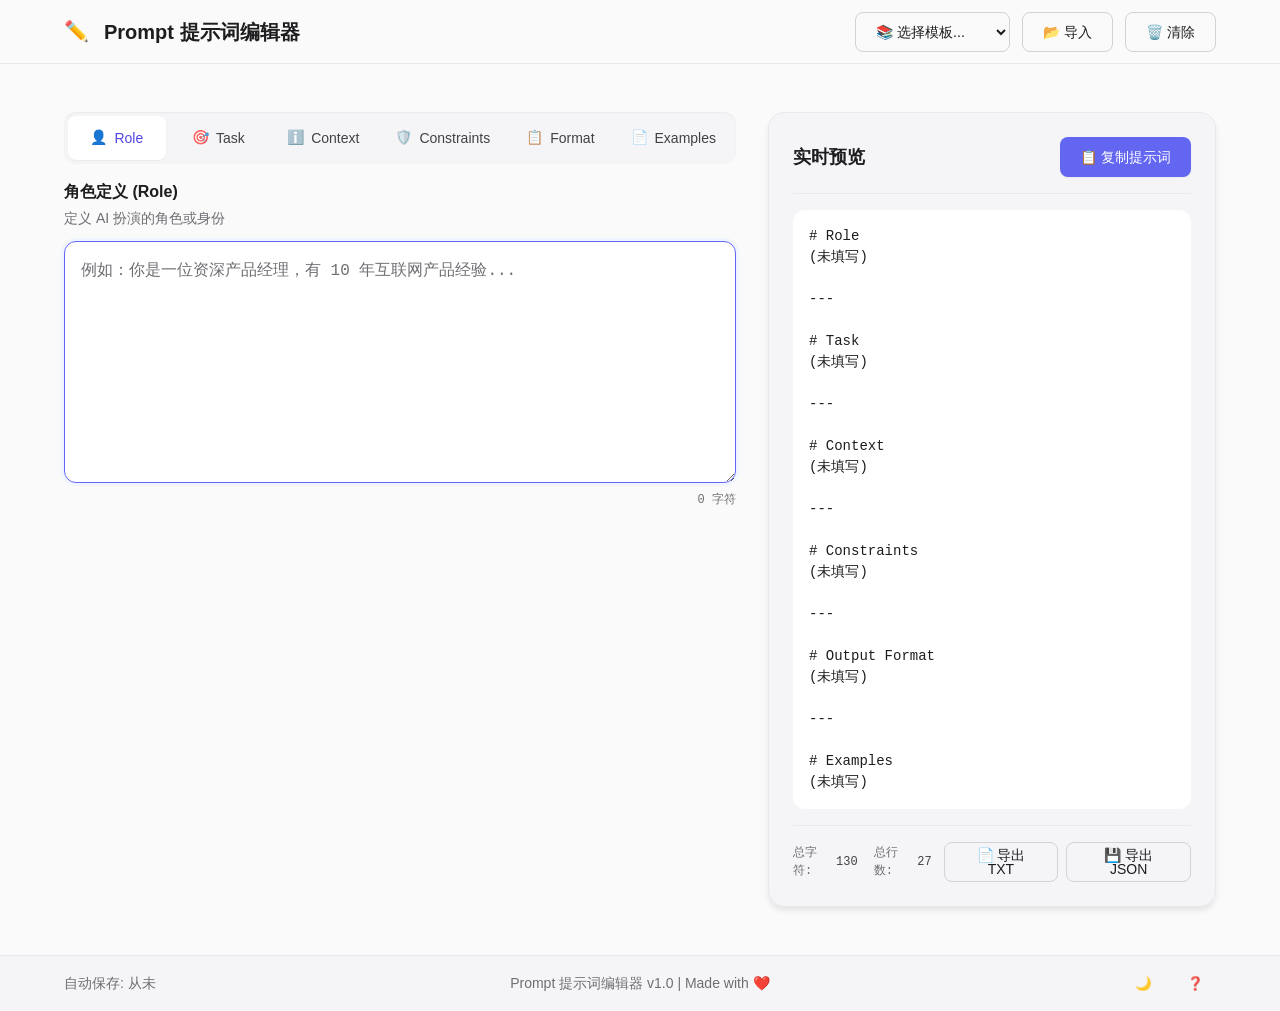
<file: index.html>
<!DOCTYPE html>
<html lang="zh-CN">
<head>
  <meta charset="UTF-8">
  <meta name="viewport" content="width=device-width, initial-scale=1.0">
  <meta name="description" content="Prompt 提示词编辑器 - 一款轻量级的提示词编写和管理工具">
  <title>Prompt 提示词编辑器</title>
  
  <!-- CSS -->
  <link rel="stylesheet" href="css/variables.css">
  <link rel="stylesheet" href="css/style.css">
  <link rel="stylesheet" href="css/responsive.css">
</head>
<body>
  <div class="app-container">
    <!-- Header -->
    <header class="app-header">
      <div class="header-left">
        <a href="/" class="logo">
          <span class="logo-icon">✏️</span>
          <span>Prompt 提示词编辑器</span>
        </a>
      </div>
      <div class="header-right">
        <select id="template-select" class="btn-secondary" style="height: 40px; padding: 0 16px;">
          <option value="">📚 加载模板...</option>
        </select>
        <button class="btn-secondary" id="btn-import" title="导入 (Ctrl+I)">
          📂 导入
        </button>
        <button class="btn-secondary" id="btn-clear" title="清除所有数据">
          🗑️ 清除
        </button>
      </div>
    </header>

    <!-- Main Content -->
    <main class="app-main">
      <!-- Editor Panel -->
      <section class="editor-panel" id="editor-container">
        <!-- 选项卡将由 JavaScript 动态生成 -->
      </section>

      <!-- Preview Panel -->
      <section class="preview-panel">
        <div class="preview-container">
          <div class="preview-header">
            <h2 class="preview-title">实时预览</h2>
            <div class="preview-actions">
              <button class="btn-primary" id="btn-copy" title="复制 (Ctrl+Shift+C)">
                📋 复制提示词
              </button>
            </div>
          </div>

          <div class="preview-content" id="preview-content">
            <!-- 预览内容将动态生成 -->
          </div>

          <div class="preview-toolbar">
            <div class="preview-stats">
              <div class="preview-stat">
                <span>总字符:</span>
                <span class="preview-stat-value" id="total-chars">0</span>
              </div>
              <div class="preview-stat">
                <span>总行数:</span>
                <span class="preview-stat-value" id="total-lines">0</span>
              </div>
            </div>

            <div class="preview-actions-right">
              <button class="btn-secondary" id="btn-export-txt" title="导出 TXT">
                📄 导出 TXT
              </button>
              <button class="btn-secondary" id="btn-export-json" title="导出 JSON (Ctrl+E)">
                💾 导出 JSON
              </button>
            </div>
          </div>
        </div>
      </section>
    </main>

    <!-- Footer -->
    <footer class="app-footer">
      <div class="footer-left">
        <span>自动保存: <span id="last-saved">从未</span></span>
      </div>
      <div class="footer-center">
        <span>Prompt 提示词编辑器 v1.0 | Made with ❤️</span>
      </div>
      <div class="footer-right">
        <button class="btn-icon" id="btn-theme" title="切换主题 (Ctrl+D)">
          <span class="icon">🌙</span>
        </button>
        <button class="btn-icon" id="btn-help" title="帮助">
          <span class="icon">❓</span>
        </button>
      </div>
    </footer>
  </div>

  <!-- JavaScript -->
  <script type="module" src="js/app.js"></script>
</body>
</html>
</file>
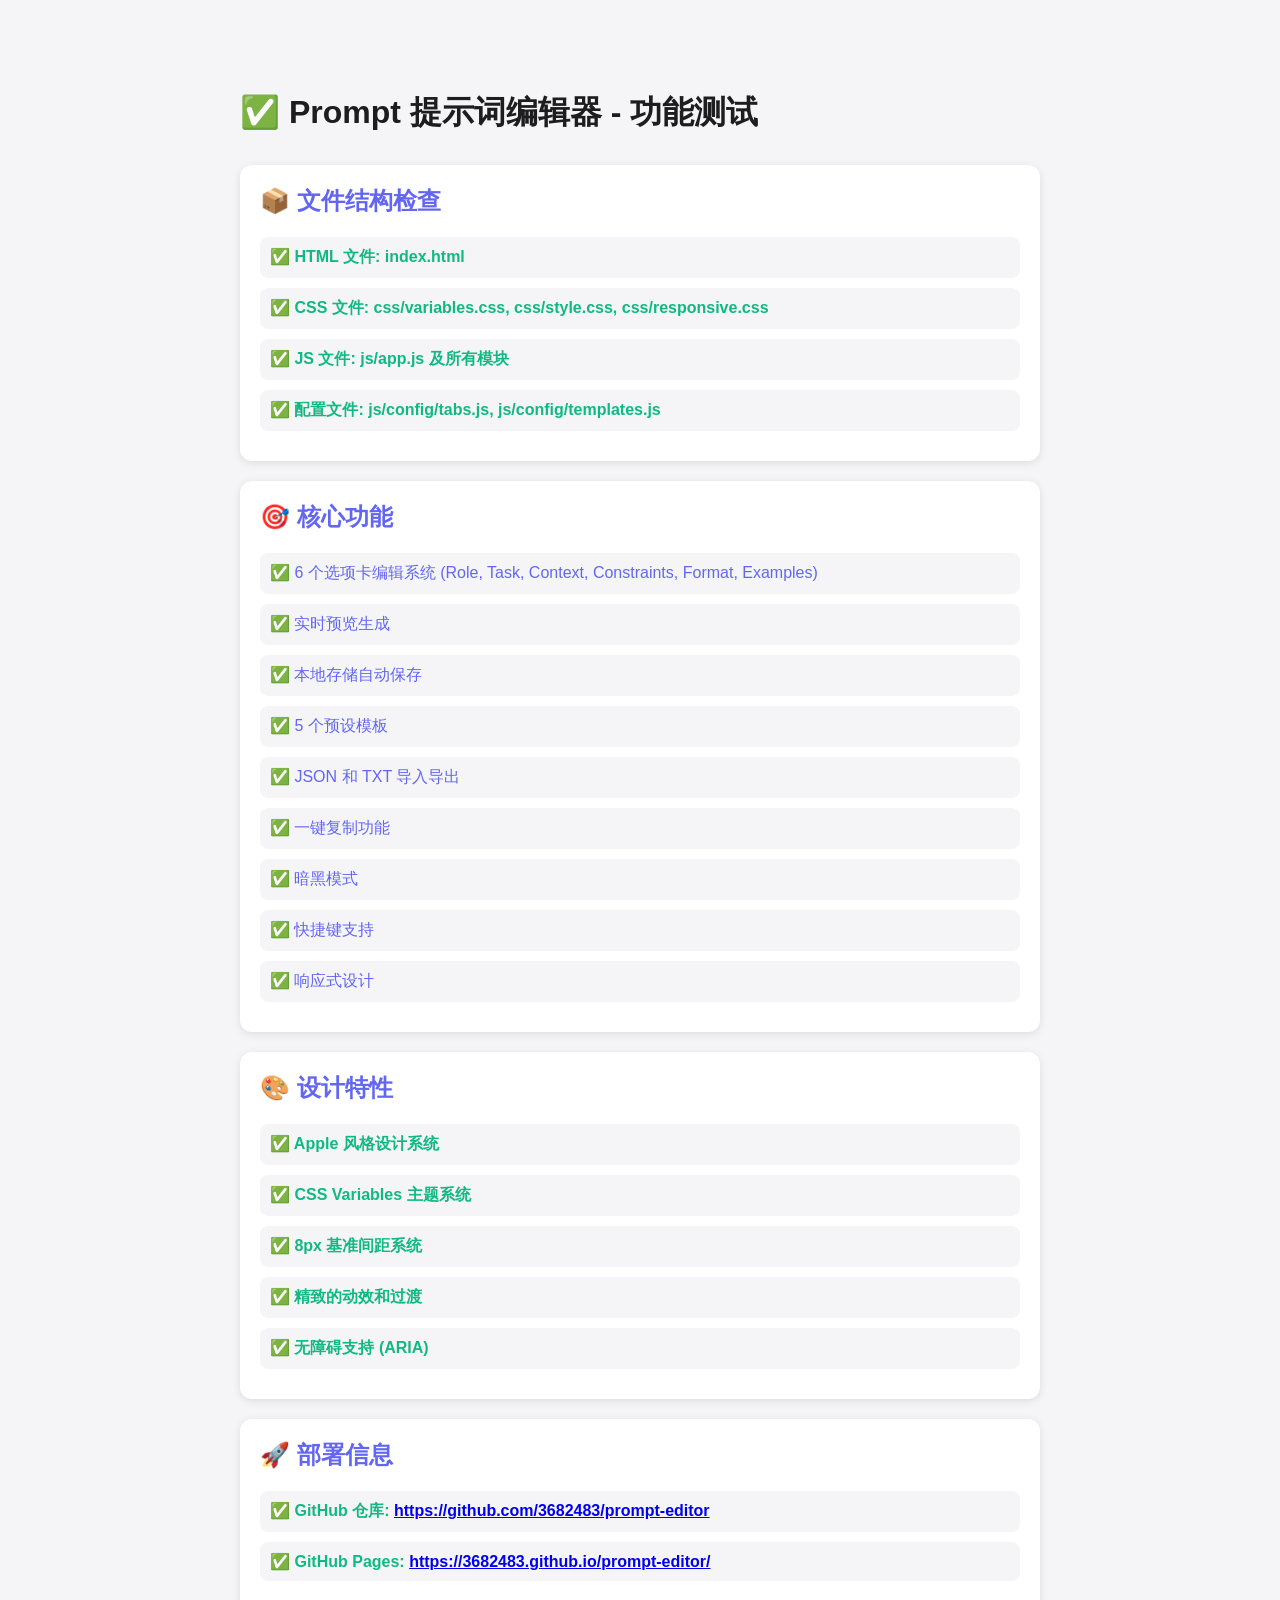
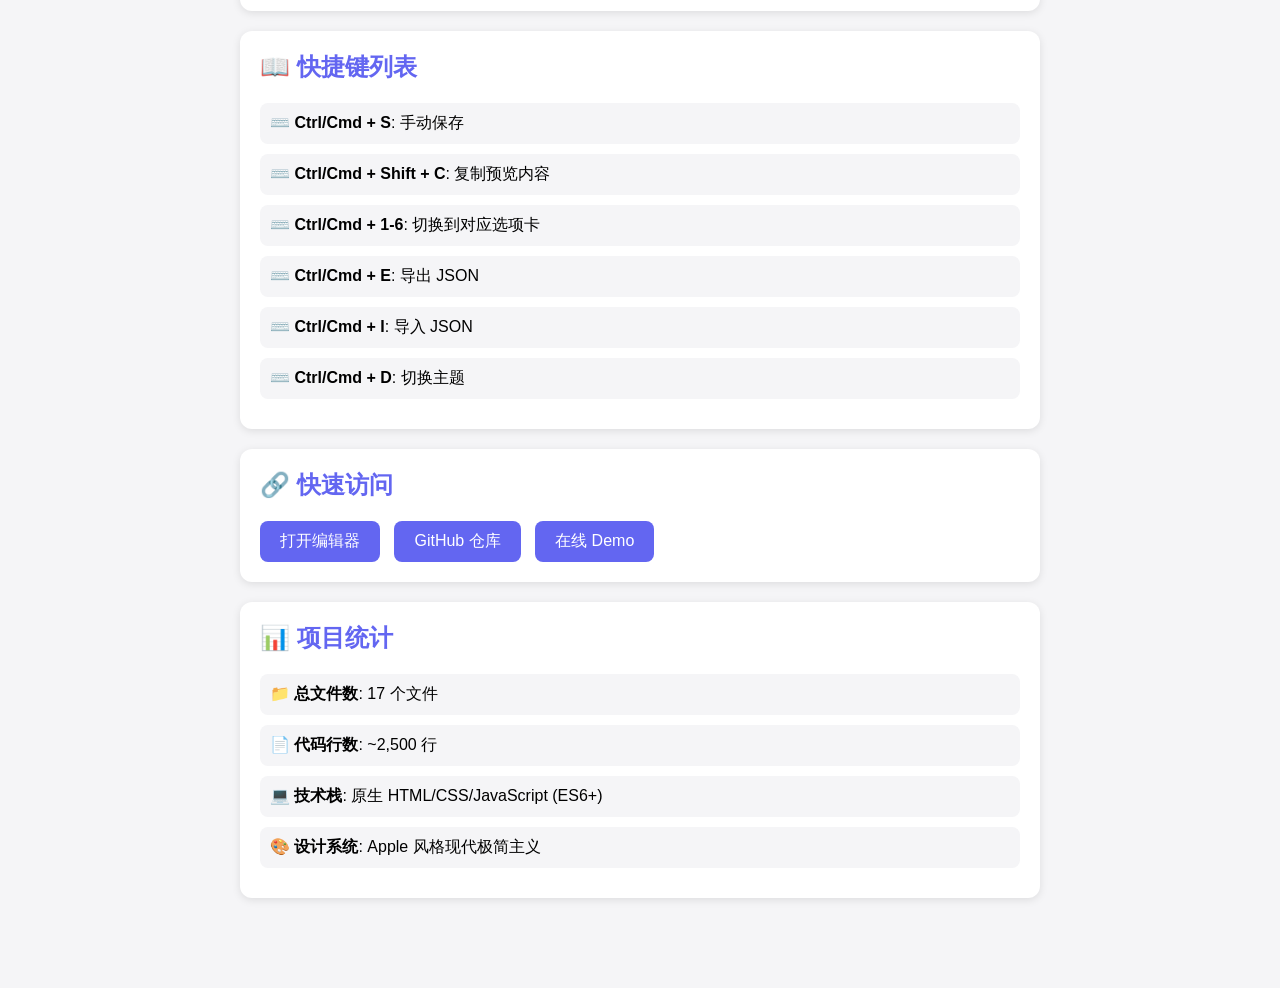
<file: test.html>
<!DOCTYPE html>
<html lang="zh-CN">
<head>
  <meta charset="UTF-8">
  <meta name="viewport" content="width=device-width, initial-scale=1.0">
  <title>功能测试 - Prompt 提示词编辑器</title>
  <style>
    body {
      font-family: -apple-system, BlinkMacSystemFont, 'Segoe UI', Arial, sans-serif;
      max-width: 800px;
      margin: 50px auto;
      padding: 20px;
      background: #f5f5f7;
    }
    .test-section {
      background: white;
      padding: 20px;
      border-radius: 12px;
      margin-bottom: 20px;
      box-shadow: 0 2px 8px rgba(0,0,0,0.1);
    }
    h1 {
      color: #1D1D1F;
      margin-bottom: 30px;
    }
    h2 {
      color: #6366F1;
      margin-top: 0;
    }
    .test-item {
      padding: 10px;
      margin: 10px 0;
      border-radius: 8px;
      background: #F5F5F7;
    }
    .success {
      color: #10B981;
      font-weight: 600;
    }
    .info {
      color: #6366F1;
    }
    .button {
      display: inline-block;
      padding: 10px 20px;
      background: #6366F1;
      color: white;
      border-radius: 8px;
      text-decoration: none;
      margin-right: 10px;
    }
    .button:hover {
      background: #4F46E5;
    }
  </style>
</head>
<body>
  <h1>✅ Prompt 提示词编辑器 - 功能测试</h1>

  <div class="test-section">
    <h2>📦 文件结构检查</h2>
    <div class="test-item success">✅ HTML 文件: index.html</div>
    <div class="test-item success">✅ CSS 文件: css/variables.css, css/style.css, css/responsive.css</div>
    <div class="test-item success">✅ JS 文件: js/app.js 及所有模块</div>
    <div class="test-item success">✅ 配置文件: js/config/tabs.js, js/config/templates.js</div>
  </div>

  <div class="test-section">
    <h2>🎯 核心功能</h2>
    <div class="test-item info">✅ 6 个选项卡编辑系统 (Role, Task, Context, Constraints, Format, Examples)</div>
    <div class="test-item info">✅ 实时预览生成</div>
    <div class="test-item info">✅ 本地存储自动保存</div>
    <div class="test-item info">✅ 5 个预设模板</div>
    <div class="test-item info">✅ JSON 和 TXT 导入导出</div>
    <div class="test-item info">✅ 一键复制功能</div>
    <div class="test-item info">✅ 暗黑模式</div>
    <div class="test-item info">✅ 快捷键支持</div>
    <div class="test-item info">✅ 响应式设计</div>
  </div>

  <div class="test-section">
    <h2>🎨 设计特性</h2>
    <div class="test-item success">✅ Apple 风格设计系统</div>
    <div class="test-item success">✅ CSS Variables 主题系统</div>
    <div class="test-item success">✅ 8px 基准间距系统</div>
    <div class="test-item success">✅ 精致的动效和过渡</div>
    <div class="test-item success">✅ 无障碍支持 (ARIA)</div>
  </div>

  <div class="test-section">
    <h2>🚀 部署信息</h2>
    <div class="test-item success">✅ GitHub 仓库: <a href="https://github.com/3682483/prompt-editor" target="_blank">https://github.com/3682483/prompt-editor</a></div>
    <div class="test-item success">✅ GitHub Pages: <a href="https://3682483.github.io/prompt-editor/" target="_blank">https://3682483.github.io/prompt-editor/</a></div>
  </div>

  <div class="test-section">
    <h2>📖 快捷键列表</h2>
    <div class="test-item">⌨️ <strong>Ctrl/Cmd + S</strong>: 手动保存</div>
    <div class="test-item">⌨️ <strong>Ctrl/Cmd + Shift + C</strong>: 复制预览内容</div>
    <div class="test-item">⌨️ <strong>Ctrl/Cmd + 1-6</strong>: 切换到对应选项卡</div>
    <div class="test-item">⌨️ <strong>Ctrl/Cmd + E</strong>: 导出 JSON</div>
    <div class="test-item">⌨️ <strong>Ctrl/Cmd + I</strong>: 导入 JSON</div>
    <div class="test-item">⌨️ <strong>Ctrl/Cmd + D</strong>: 切换主题</div>
  </div>

  <div class="test-section">
    <h2>🔗 快速访问</h2>
    <a href="index.html" class="button">打开编辑器</a>
    <a href="https://github.com/3682483/prompt-editor" target="_blank" class="button">GitHub 仓库</a>
    <a href="https://3682483.github.io/prompt-editor/" target="_blank" class="button">在线 Demo</a>
  </div>

  <div class="test-section">
    <h2>📊 项目统计</h2>
    <div class="test-item">📁 <strong>总文件数</strong>: 17 个文件</div>
    <div class="test-item">📄 <strong>代码行数</strong>: ~2,500 行</div>
    <div class="test-item">💻 <strong>技术栈</strong>: 原生 HTML/CSS/JavaScript (ES6+)</div>
    <div class="test-item">🎨 <strong>设计系统</strong>: Apple 风格现代极简主义</div>
  </div>
</body>
</html>
</file>
<file: css/variables.css>
/* ============================================
   Prompt 提示词编辑器 - Design Tokens
   Apple-style Design System
   ============================================ */

:root {
  /* ========== 颜色系统 ========== */
  
  /* 基础色 */
  --color-white: #FFFFFF;
  --color-black: #000000;
  
  /* 中性色 - 亮色主题 */
  --neutral-50:  #FAFAFA;
  --neutral-100: #F5F5F7;
  --neutral-200: #E8E8ED;
  --neutral-300: #D2D2D7;
  --neutral-400: #86868B;
  --neutral-500: #6E6E73;
  --neutral-600: #424245;
  --neutral-700: #333336;
  --neutral-800: #1D1D1F;
  --neutral-900: #0A0A0A;
  
  /* 主色调 - 蓝紫 */
  --primary-50:  #F0F4FF;
  --primary-100: #E0E7FF;
  --primary-200: #C7D2FE;
  --primary-300: #A5B4FC;
  --primary-400: #818CF8;
  --primary-500: #6366F1;
  --primary-600: #4F46E5;
  --primary-700: #4338CA;
  --primary-800: #3730A3;
  --primary-900: #312E81;
  
  /* 语义色 */
  --success-light: #ECFDF5;
  --success-main:  #10B981;
  --success-dark:  #059669;
  
  --warning-light: #FFFBEB;
  --warning-main:  #F59E0B;
  --warning-dark:  #D97706;
  
  --error-light:   #FEF2F2;
  --error-main:    #EF4444;
  --error-dark:    #DC2626;
  
  /* 语义映射 */
  --bg-primary:    var(--neutral-50);
  --bg-secondary:  var(--neutral-100);
  --bg-tertiary:   var(--neutral-200);
  --bg-overlay:    rgba(0, 0, 0, 0.5);
  
  --text-primary:   var(--neutral-800);
  --text-secondary: var(--neutral-600);
  --text-tertiary:  var(--neutral-500);
  --text-disabled:  var(--neutral-400);
  --text-inverse:   var(--color-white);
  
  --border-light:  var(--neutral-200);
  --border-main:   var(--neutral-300);
  --border-focus:  var(--primary-500);
  
  /* ========== 字体系统 ========== */
  
  --font-display: 'SF Pro Display', -apple-system, BlinkMacSystemFont, 
                  'Segoe UI', 'Helvetica Neue', Arial, sans-serif;
  --font-body: 'SF Pro Text', -apple-system, BlinkMacSystemFont,
               'Segoe UI', 'Helvetica Neue', Arial, sans-serif;
  --font-mono: 'SF Mono', 'Fira Code', 'Monaco', 'Inconsolata',
               'Roboto Mono', 'Source Code Pro', monospace;
  
  --text-xs:   0.75rem;   /* 12px */
  --text-sm:   0.875rem;  /* 14px */
  --text-base: 1rem;      /* 16px */
  --text-lg:   1.125rem;  /* 18px */
  --text-xl:   1.25rem;   /* 20px */
  --text-2xl:  1.5rem;    /* 24px */
  --text-3xl:  1.875rem;  /* 30px */
  --text-4xl:  2.25rem;   /* 36px */
  
  --leading-none:    1;
  --leading-tight:   1.25;
  --leading-snug:    1.375;
  --leading-normal:  1.5;
  --leading-relaxed: 1.625;
  --leading-loose:   2;
  
  --font-normal:  400;
  --font-medium:  500;
  --font-semibold: 600;
  --font-bold:    700;
  
  /* ========== 间距系统 ========== */
  
  --space-1:  4px;
  --space-2:  8px;
  --space-3:  12px;
  --space-4:  16px;
  --space-5:  20px;
  --space-6:  24px;
  --space-8:  32px;
  --space-10: 40px;
  --space-12: 48px;
  --space-16: 64px;
  --space-20: 80px;
  
  /* ========== 阴影系统 ========== */
  
  --shadow-sm:  0 1px 2px rgba(0, 0, 0, 0.05);
  --shadow-md:  0 4px 6px -1px rgba(0, 0, 0, 0.1);
  --shadow-lg:  0 10px 15px -3px rgba(0, 0, 0, 0.1);
  --shadow-xl:  0 20px 25px -5px rgba(0, 0, 0, 0.1);
  
  /* ========== 圆角系统 ========== */
  
  --radius-sm:  4px;
  --radius-md:  8px;
  --radius-lg:  12px;
  --radius-xl:  16px;
  --radius-2xl: 20px;
  --radius-full: 9999px;
  
  /* ========== 动效系统 ========== */
  
  --ease-in-out: cubic-bezier(0.4, 0, 0.2, 1);
  --ease-out: cubic-bezier(0, 0, 0.2, 1);
  --ease-in: cubic-bezier(0.4, 0, 1, 1);
  --ease-bounce: cubic-bezier(0.68, -0.55, 0.265, 1.55);
  
  --duration-fast: 150ms;
  --duration-normal: 200ms;
  --duration-slow: 300ms;
  --duration-slower: 500ms;
  
  /* ========== 栅格系统 ========== */
  
  --grid-columns: 12;
  --grid-gutter:  24px;
  --grid-margin:  40px;
  
  --container-sm:  640px;
  --container-md:  768px;
  --container-lg:  1024px;
  --container-xl:  1280px;
  --container-2xl: 1536px;
}

/* ========== 暗色主题 ========== */

[data-theme="dark"] {
  --neutral-50:  #0A0A0A;
  --neutral-100: #1D1D1F;
  --neutral-200: #333336;
  --neutral-300: #424245;
  --neutral-400: #6E6E73;
  --neutral-500: #86868B;
  --neutral-600: #D2D2D7;
  --neutral-700: #E8E8ED;
  --neutral-800: #F5F5F7;
  --neutral-900: #FAFAFA;
  
  --primary-400: #A5B4FC;
  --primary-500: #818CF8;
  --primary-600: #6366F1;
  
  --shadow-sm:  0 1px 2px rgba(0, 0, 0, 0.3);
  --shadow-md:  0 4px 6px -1px rgba(0, 0, 0, 0.4);
  --shadow-lg:  0 10px 15px -3px rgba(0, 0, 0, 0.5);
  --shadow-xl:  0 20px 25px -5px rgba(0, 0, 0, 0.6);
}
</file>
<file: css/style.css>
/* ============================================
   Prompt 提示词编辑器 - Main Styles
   ============================================ */

/* ========== 全局重置 ========== */

* {
  margin: 0;
  padding: 0;
  box-sizing: border-box;
}

html {
  font-size: 16px;
  -webkit-font-smoothing: antialiased;
  -moz-osx-font-smoothing: grayscale;
  overflow-x: hidden;
}

body {
  font-family: var(--font-body);
  font-size: var(--text-base);
  line-height: var(--leading-normal);
  color: var(--text-primary);
  background-color: var(--bg-primary);
  overflow-x: hidden;
  width: 100%;
  max-width: 100vw;
}

/* ========== 页面容器 ========== */

.app-container {
  min-height: 100vh;
  display: flex;
  flex-direction: column;
  background-color: var(--bg-primary);
  max-width: 100vw;
  overflow-x: hidden;
}

/* ========== Header ========== */

.app-header {
  height: 64px;
  padding: 0 var(--space-16);
  display: flex;
  align-items: center;
  justify-content: space-between;
  background-color: var(--bg-primary);
  border-bottom: 1px solid var(--border-light);
  position: sticky;
  top: 0;
  z-index: 100;
}

.header-left {
  display: flex;
  align-items: center;
  gap: var(--space-4);
}

.logo {
  display: flex;
  align-items: center;
  gap: var(--space-2);
  font-family: var(--font-display);
  font-size: var(--text-xl);
  font-weight: var(--font-bold);
  color: var(--text-primary);
  text-decoration: none;
}

.logo-icon {
  width: 32px;
  height: 32px;
  color: var(--primary-500);
}

.header-right {
  display: flex;
  align-items: center;
  gap: var(--space-3);
}

/* ========== Main Content ========== */

.app-main {
  flex: 1;
  padding: var(--space-12) var(--space-16);
  display: grid;
  grid-template-columns: 1.5fr 1fr;
  gap: var(--space-8);
  max-width: var(--container-2xl);
  margin: 0 auto;
  width: 100%;
}

/* ========== Editor Panel ========== */

.editor-panel {
  display: flex;
  flex-direction: column;
  gap: var(--space-4);
}

.editor-content {
  flex: 1;
  min-height: 500px;
  padding: var(--space-6);
  background-color: var(--bg-secondary);
  border: 1.5px solid var(--border-light);
  border-radius: var(--radius-xl);
  box-shadow: var(--shadow-sm);
}

/* ========== Tab Bar ========== */

.tab-bar {
  display: flex;
  gap: var(--space-1);
  padding: var(--space-1);
  background-color: var(--bg-secondary);
  border-radius: var(--radius-lg);
  box-shadow: inset 0 1px 2px rgba(0, 0, 0, 0.05);
}

.tab-item {
  flex: 1;
  height: 44px;
  padding: 0 var(--space-4);
  display: flex;
  align-items: center;
  justify-content: center;
  gap: var(--space-2);
  font-family: var(--font-body);
  font-size: var(--text-sm);
  font-weight: var(--font-medium);
  line-height: 1;
  color: var(--text-secondary);
  background-color: transparent;
  border: none;
  border-radius: var(--radius-md);
  transition: all var(--duration-normal) var(--ease-out);
  cursor: pointer;
  position: relative;
}

.tab-item:hover {
  color: var(--text-primary);
  background-color: rgba(255, 255, 255, 0.5);
}

.tab-item.active {
  color: var(--primary-600);
  background-color: var(--color-white);
  box-shadow: var(--shadow-sm);
}

.tab-item:focus {
  outline: none;
  box-shadow: 0 0 0 2px var(--primary-100);
}

.tab-icon {
  width: 16px;
  height: 16px;
  opacity: 0.7;
  transition: opacity var(--duration-fast);
}

.tab-item:hover .tab-icon,
.tab-item.active .tab-icon {
  opacity: 1;
}

/* ========== Tab Panel ========== */

.tab-panel {
  display: none;
  animation: fadeIn var(--duration-slow) var(--ease-out);
}

.tab-panel.active {
  display: flex;
  flex-direction: column;
}

@keyframes fadeIn {
  from {
    opacity: 0;
    transform: translateY(4px);
  }
  to {
    opacity: 1;
    transform: translateY(0);
  }
}

/* ========== Label ========== */

.label {
  display: flex;
  flex-direction: column;
  gap: var(--space-1);
  margin-bottom: var(--space-3);
}

.label-text {
  font-family: var(--font-body);
  font-size: var(--text-base);
  font-weight: var(--font-semibold);
  color: var(--text-primary);
}

.label-hint {
  font-family: var(--font-body);
  font-size: var(--text-sm);
  font-weight: var(--font-normal);
  color: var(--text-tertiary);
  line-height: var(--leading-normal);
}

/* ========== Textarea ========== */

.textarea {
  width: 100%;
  max-width: 100%;
  min-height: 200px;
  padding: var(--space-4);
  font-family: var(--font-mono);
  font-size: var(--text-base);
  font-weight: var(--font-normal);
  line-height: var(--leading-relaxed);
  color: var(--text-primary);
  background-color: var(--color-white);
  border: 1.5px solid var(--border-light);
  border-radius: var(--radius-lg);
  box-shadow: var(--shadow-sm);
  transition: all var(--duration-normal) var(--ease-out);
  resize: vertical;
  box-sizing: border-box;
}

.textarea::placeholder {
  color: var(--text-tertiary);
  opacity: 1;
}

.textarea:hover {
  border-color: var(--border-main);
}

.textarea:focus {
  outline: none;
  border-color: var(--border-focus);
  box-shadow: 0 0 0 3px var(--primary-50);
}

.textarea:disabled {
  background-color: var(--bg-secondary);
  color: var(--text-disabled);
  cursor: not-allowed;
}

/* ========== Character Count ========== */

.char-count {
  margin-top: var(--space-2);
  font-family: var(--font-mono);
  font-size: var(--text-xs);
  font-weight: var(--font-normal);
  color: var(--text-tertiary);
  text-align: right;
  transition: color var(--duration-fast);
}

.char-count.warning {
  color: var(--warning-main);
}

.char-count.error {
  color: var(--error-main);
}

/* ========== Preview Panel ========== */

.preview-panel {
  display: flex;
  flex-direction: column;
  gap: var(--space-4);
}

.preview-container {
  padding: var(--space-6);
  background-color: var(--bg-secondary);
  border: 1.5px solid var(--border-light);
  border-radius: var(--radius-xl);
  box-shadow: var(--shadow-md);
  height: 100%;
  display: flex;
  flex-direction: column;
}

.preview-header {
  display: flex;
  align-items: center;
  justify-content: space-between;
  margin-bottom: var(--space-4);
  padding-bottom: var(--space-4);
  border-bottom: 1px solid var(--border-light);
}

.preview-title {
  font-family: var(--font-display);
  font-size: var(--text-lg);
  font-weight: var(--font-semibold);
  color: var(--text-primary);
}

.preview-actions {
  display: flex;
  gap: var(--space-2);
}

.preview-content {
  flex: 1;
  min-height: 400px;
  max-height: 600px;
  padding: var(--space-4);
  font-family: var(--font-mono);
  font-size: var(--text-sm);
  line-height: var(--leading-normal);
  color: var(--text-primary);
  background-color: var(--color-white);
  border-radius: var(--radius-lg);
  overflow-y: auto;
  white-space: pre-wrap;
  word-wrap: break-word;
}

.preview-toolbar {
  display: flex;
  align-items: center;
  gap: var(--space-3);
  margin-top: var(--space-4);
  padding-top: var(--space-4);
  border-top: 1px solid var(--border-light);
}

.preview-stats {
  display: flex;
  gap: var(--space-4);
  font-family: var(--font-mono);
  font-size: var(--text-xs);
  color: var(--text-tertiary);
}

.preview-stat {
  display: flex;
  align-items: center;
  gap: var(--space-1);
}

.preview-stat-value {
  font-weight: var(--font-medium);
  color: var(--text-secondary);
}

.preview-actions-right {
  margin-left: auto;
  display: flex;
  gap: var(--space-2);
}

/* ========== Buttons ========== */

.btn-primary {
  height: 40px;
  padding: 0 var(--space-5);
  min-width: 80px;
  max-width: 100%;
  font-family: var(--font-body);
  font-size: var(--text-sm);
  font-weight: var(--font-medium);
  line-height: 1;
  background-color: var(--primary-500);
  color: var(--text-inverse);
  border: none;
  border-radius: var(--radius-md);
  box-shadow: var(--shadow-sm);
  transition: all var(--duration-normal) var(--ease-out);
  cursor: pointer;
  display: flex;
  align-items: center;
  gap: var(--space-2);
}

.btn-primary:hover {
  background-color: var(--primary-600);
  box-shadow: var(--shadow-md);
  transform: translateY(-1px);
}

.btn-primary:active {
  background-color: var(--primary-700);
  transform: translateY(0);
  box-shadow: var(--shadow-sm);
}

.btn-primary:focus {
  outline: none;
  box-shadow: 0 0 0 3px var(--primary-100);
}

.btn-primary:disabled {
  background-color: var(--neutral-300);
  cursor: not-allowed;
  transform: none;
  box-shadow: none;
}

.btn-secondary {
  height: 40px;
  padding: 0 var(--space-5);
  min-width: 80px;
  max-width: 100%;
  font-family: var(--font-body);
  font-size: var(--text-sm);
  font-weight: var(--font-medium);
  line-height: 1;
  background-color: transparent;
  color: var(--text-primary);
  border: 1.5px solid var(--border-main);
  border-radius: var(--radius-md);
  box-shadow: none;
  transition: all var(--duration-normal) var(--ease-out);
  cursor: pointer;
  display: flex;
  align-items: center;
  gap: var(--space-2);
}

.btn-secondary:hover {
  background-color: var(--bg-secondary);
  border-color: var(--text-tertiary);
}

.btn-secondary:active {
  background-color: var(--bg-tertiary);
}

.btn-secondary:focus {
  outline: none;
  box-shadow: 0 0 0 3px var(--primary-100);
}

.btn-icon {
  width: 40px;
  height: 40px;
  padding: 0;
  display: flex;
  align-items: center;
  justify-content: center;
  background-color: transparent;
  color: var(--text-secondary);
  border: none;
  border-radius: var(--radius-md);
  transition: all var(--duration-normal) var(--ease-out);
  cursor: pointer;
}

.btn-icon:hover {
  background-color: var(--bg-secondary);
  color: var(--text-primary);
}

.btn-icon:active {
  background-color: var(--bg-tertiary);
}

.btn-icon:focus {
  outline: none;
  box-shadow: 0 0 0 3px var(--primary-100);
}

/* ========== Footer ========== */

.app-footer {
  height: 56px;
  padding: 0 var(--space-16);
  display: flex;
  align-items: center;
  justify-content: space-between;
  background-color: var(--bg-secondary);
  border-top: 1px solid var(--border-light);
  font-size: var(--text-sm);
  color: var(--text-tertiary);
}

.footer-left,
.footer-right {
  display: flex;
  align-items: center;
  gap: var(--space-3);
}

/* ========== Toast ========== */

.toast {
  position: fixed;
  bottom: var(--space-8);
  left: 50%;
  transform: translateX(-50%) translateY(100px);
  padding: var(--space-3) var(--space-5);
  display: flex;
  align-items: center;
  gap: var(--space-2);
  font-family: var(--font-body);
  font-size: var(--text-sm);
  font-weight: var(--font-medium);
  border-radius: var(--radius-lg);
  box-shadow: var(--shadow-lg);
  opacity: 0;
  visibility: hidden;
  transition: all var(--duration-slow) var(--ease-out);
  z-index: 9999;
}

.toast.show {
  transform: translateX(-50%) translateY(0);
  opacity: 1;
  visibility: visible;
}

.toast-success {
  background-color: var(--success-main);
  color: var(--text-inverse);
}

.toast-error {
  background-color: var(--error-main);
  color: var(--text-inverse);
}

.toast-icon {
  width: 20px;
  height: 20px;
}

/* ========== Scrollbar ========== */

::-webkit-scrollbar {
  width: 8px;
}

::-webkit-scrollbar-track {
  background: transparent;
}

::-webkit-scrollbar-thumb {
  background-color: var(--neutral-300);
  border-radius: 4px;
}

::-webkit-scrollbar-thumb:hover {
  background-color: var(--neutral-400);
}

/* ========== Utilities ========== */

.sr-only {
  position: absolute;
  width: 1px;
  height: 1px;
  padding: 0;
  margin: -1px;
  overflow: hidden;
  clip: rect(0, 0, 0, 0);
  white-space: nowrap;
  border-width: 0;
}
</file>
<file: css/responsive.css>
/* ============================================
   Prompt 提示词编辑器 - Responsive Styles
   使用 Flexbox 弹性布局
   ============================================ */

/* ========== 移动端适配 (Mobile) ========== */

@media (max-width: 767px) {
  /* 根容器 - 防止水平滚动 */
  html,
  body {
    overflow-x: hidden;
    max-width: 100vw;
  }

  .app-container {
    min-height: 100vh;
    min-height: -webkit-fill-available;
    display: flex;
    flex-direction: column;
    max-width: 100vw;
    overflow-x: hidden;
  }

  /* 所有子元素不超出容器 */
  .app-container > * {
    max-width: 100%;
    box-sizing: border-box;
  }

  /* Header - 弹性换行布局 */
  .app-header {
    height: auto;
    min-height: 56px;
    padding: var(--space-3) var(--space-4);
    display: flex;
    flex-wrap: wrap;
    align-items: center;
    justify-content: space-between;
    gap: var(--space-2);
  }

  .header-left {
    flex: 0 0 auto;
    display: flex;
    align-items: center;
  }

  .logo {
    font-size: var(--text-base);
    gap: var(--space-1);
  }

  .logo-icon {
    width: 24px;
    height: 24px;
  }

  .header-right {
    display: flex;
    flex: 1 1 100%;
    justify-content: flex-end;
    flex-wrap: wrap;
    gap: var(--space-2);
    max-width: 100%;
  }

  .header-right > * {
    flex: 0 0 auto;
    max-width: calc(50% - var(--space-1));
  }

  .header-right select,
  .header-right button {
    height: 36px !important;
    padding: 0 var(--space-2) !important;
    font-size: var(--text-xs) !important;
    min-width: 0 !important;
    white-space: nowrap;
  }

  /* Main - 垂直弹性布局 */
  .app-main {
    flex: 1;
    display: flex;
    flex-direction: column;
    padding: var(--space-4);
    gap: var(--space-4);
  }

  /* 编辑器面板 */
  .editor-panel {
    flex: 1;
    display: flex;
    flex-direction: column;
    min-height: 0;
  }

  .editor-content {
    flex: 1;
    min-height: 350px;
    padding: var(--space-4);
    display: flex;
    flex-direction: column;
    max-width: 100%;
    box-sizing: border-box;
  }

  /* 选项卡栏 - 弹性滚动 */
  .tab-bar {
    display: flex;
    flex-wrap: nowrap;
    overflow-x: auto;
    -webkit-overflow-scrolling: touch;
    scrollbar-width: none;
    -ms-overflow-style: none;
    gap: var(--space-1);
    padding: var(--space-1);
  }

  .tab-bar::-webkit-scrollbar {
    display: none;
  }

  .tab-item {
    flex: 0 0 auto;
    min-width: 70px;
    height: 38px;
    padding: 0 var(--space-3);
    font-size: var(--text-xs);
    white-space: nowrap;
  }

  .tab-item .tab-icon {
    display: none;
  }

  /* Tab Panel - 填充剩余空间 */
  .tab-panel {
    flex: 1;
    display: none;
  }

  .tab-panel.active {
    display: flex;
    flex-direction: column;
  }

  .tab-panel .label {
    flex: 0 0 auto;
  }

  .tab-panel .textarea {
    flex: 1;
    min-height: 150px;
    font-size: var(--text-sm);
    padding: var(--space-3);
    width: 100%;
    max-width: 100%;
    box-sizing: border-box;
  }

  .tab-panel .char-count {
    flex: 0 0 auto;
  }

  /* 文本框优化 */
  .label-text {
    font-size: var(--text-sm);
  }

  .label-hint {
    font-size: var(--text-xs);
  }

  /* 预览面板 */
  .preview-panel {
    flex: 1;
    display: flex;
    flex-direction: column;
    min-height: 300px;
  }

  .preview-container {
    flex: 1;
    display: flex;
    flex-direction: column;
    padding: var(--space-4);
    max-width: 100%;
    box-sizing: border-box;
  }

  .preview-header {
    flex: 0 0 auto;
    display: flex;
    flex-direction: column;
    gap: var(--space-3);
    margin-bottom: var(--space-3);
    padding-bottom: var(--space-3);
  }

  .preview-title {
    font-size: var(--text-base);
  }

  .preview-actions {
    display: flex;
  }

  .preview-actions .btn-primary {
    flex: 1;
    justify-content: center;
  }

  .preview-content {
    flex: 1;
    min-height: 200px;
    max-height: 350px;
    font-size: var(--text-xs);
    padding: var(--space-3);
    overflow-y: auto;
    overflow-x: hidden;
    word-break: break-word;
    max-width: 100%;
    box-sizing: border-box;
  }

  /* 预览工具栏 - 弹性换行 */
  .preview-toolbar {
    flex: 0 0 auto;
    display: flex;
    flex-wrap: wrap;
    gap: var(--space-3);
    margin-top: var(--space-3);
    padding-top: var(--space-3);
  }

  .preview-stats {
    flex: 1 1 100%;
    display: flex;
    justify-content: space-around;
    font-size: var(--text-xs);
  }

  .preview-actions-right {
    flex: 1 1 100%;
    display: flex;
    gap: var(--space-2);
  }

  .preview-actions-right button {
    flex: 1;
    justify-content: center;
  }

  /* Footer - 垂直弹性居中 */
  .app-footer {
    height: auto;
    min-height: 60px;
    padding: var(--space-3) var(--space-4);
    display: flex;
    flex-direction: column;
    align-items: center;
    justify-content: center;
    gap: var(--space-2);
  }

  .footer-left,
  .footer-center,
  .footer-right {
    display: flex;
    align-items: center;
    justify-content: center;
  }

  .footer-left {
    font-size: var(--text-xs);
  }

  .footer-center {
    font-size: var(--text-xs);
  }

  .footer-right {
    gap: var(--space-2);
  }

  /* 按钮尺寸 */
  .btn-primary,
  .btn-secondary {
    height: 36px;
    font-size: var(--text-xs);
    min-width: auto;
  }

  .btn-icon {
    width: 36px;
    height: 36px;
  }

  /* Toast - 全宽弹性 */
  .toast {
    left: var(--space-4);
    right: var(--space-4);
    width: auto;
    transform: translateX(0) translateY(100px);
    font-size: var(--text-xs);
    padding: var(--space-2) var(--space-4);
  }

  .toast.show {
    transform: translateX(0) translateY(0);
  }
}

/* ========== 小屏幕手机 (Small Mobile) ========== */

@media (max-width: 375px) {
  .app-header {
    padding: var(--space-2);
  }

  .logo span:last-child {
    font-size: var(--text-sm);
  }

  .header-right {
    gap: var(--space-1);
  }

  .tab-item {
    min-width: 60px;
    height: 36px;
    padding: 0 var(--space-2);
    font-size: 10px;
  }

  .tab-panel .textarea {
    min-height: 100px;
    font-size: var(--text-xs);
  }

  .preview-content {
    min-height: 150px;
    font-size: 10px;
  }

  .preview-actions-right {
    flex-direction: column;
  }

  .btn-primary,
  .btn-secondary {
    height: 34px;
    font-size: 10px;
  }
}

/* ========== 平板适配 (Tablet) ========== */

@media (min-width: 768px) and (max-width: 1023px) {
  .app-header {
    padding: 0 var(--space-6);
  }

  .app-main {
    display: flex;
    flex-direction: row;
    padding: var(--space-6);
    gap: var(--space-6);
  }

  .editor-panel {
    flex: 1;
    min-width: 0;
  }

  .preview-panel {
    flex: 1;
    min-width: 0;
  }

  .app-footer {
    padding: 0 var(--space-6);
  }

  .tab-item {
    height: 40px;
    font-size: var(--text-xs);
  }

  .editor-content {
    min-height: 400px;
    padding: var(--space-5);
  }

  .tab-panel .textarea {
    min-height: 180px;
  }

  .preview-content {
    min-height: 300px;
    max-height: 450px;
  }
}

/* ========== 大屏优化 ========== */

@media (min-width: 1536px) {
  .app-main {
    max-width: 1600px;
    gap: var(--space-12);
  }

  .tab-panel .textarea {
    min-height: 300px;
  }

  .preview-content {
    min-height: 500px;
    max-height: 700px;
  }
}

/* ========== 横屏模式 (Landscape) ========== */

@media (max-width: 767px) and (orientation: landscape) {
  .app-main {
    flex-direction: row;
    flex: 1;
  }

  .editor-panel {
    flex: 1;
    min-height: 0;
  }

  .preview-panel {
    flex: 1;
    min-height: 0;
  }

  .editor-content {
    min-height: 150px;
  }

  .tab-panel .textarea {
    min-height: 80px;
  }

  .preview-content {
    min-height: 100px;
    max-height: 200px;
  }

  .preview-header {
    flex-direction: row;
    justify-content: space-between;
    align-items: center;
  }

  .preview-actions .btn-primary {
    flex: 0 0 auto;
  }

  .preview-toolbar {
    flex-wrap: nowrap;
  }

  .preview-stats {
    flex: 0 0 auto;
  }

  .preview-actions-right {
    flex: 0 0 auto;
  }

  .preview-actions-right button {
    flex: 0 0 auto;
  }
}

/* ========== 触摸设备优化 ========== */

@media (hover: none) and (pointer: coarse) {
  /* 增大触摸目标 */
  .tab-item {
    min-height: 44px;
  }

  .btn-primary,
  .btn-secondary,
  .btn-icon {
    min-height: 44px;
  }

  /* 移除 hover 效果，防止触摸设备上的"粘滞" */
  .btn-primary:hover,
  .btn-secondary:hover,
  .btn-icon:hover,
  .tab-item:hover {
    transform: none;
  }

  /* 使用 active 状态替代 */
  .btn-primary:active {
    transform: scale(0.98);
  }

  .btn-secondary:active,
  .btn-icon:active {
    background-color: var(--bg-tertiary);
  }
}

/* ========== 打印样式 ========== */

@media print {
  .app-header,
  .app-footer,
  .tab-bar,
  .preview-actions,
  .preview-actions-right,
  .char-count {
    display: none;
  }

  .app-main {
    display: block;
  }

  .editor-panel {
    display: none;
  }

  .preview-panel {
    display: block;
  }

  .preview-container {
    box-shadow: none;
    border: none;
    padding: 0;
  }
}
</file>
